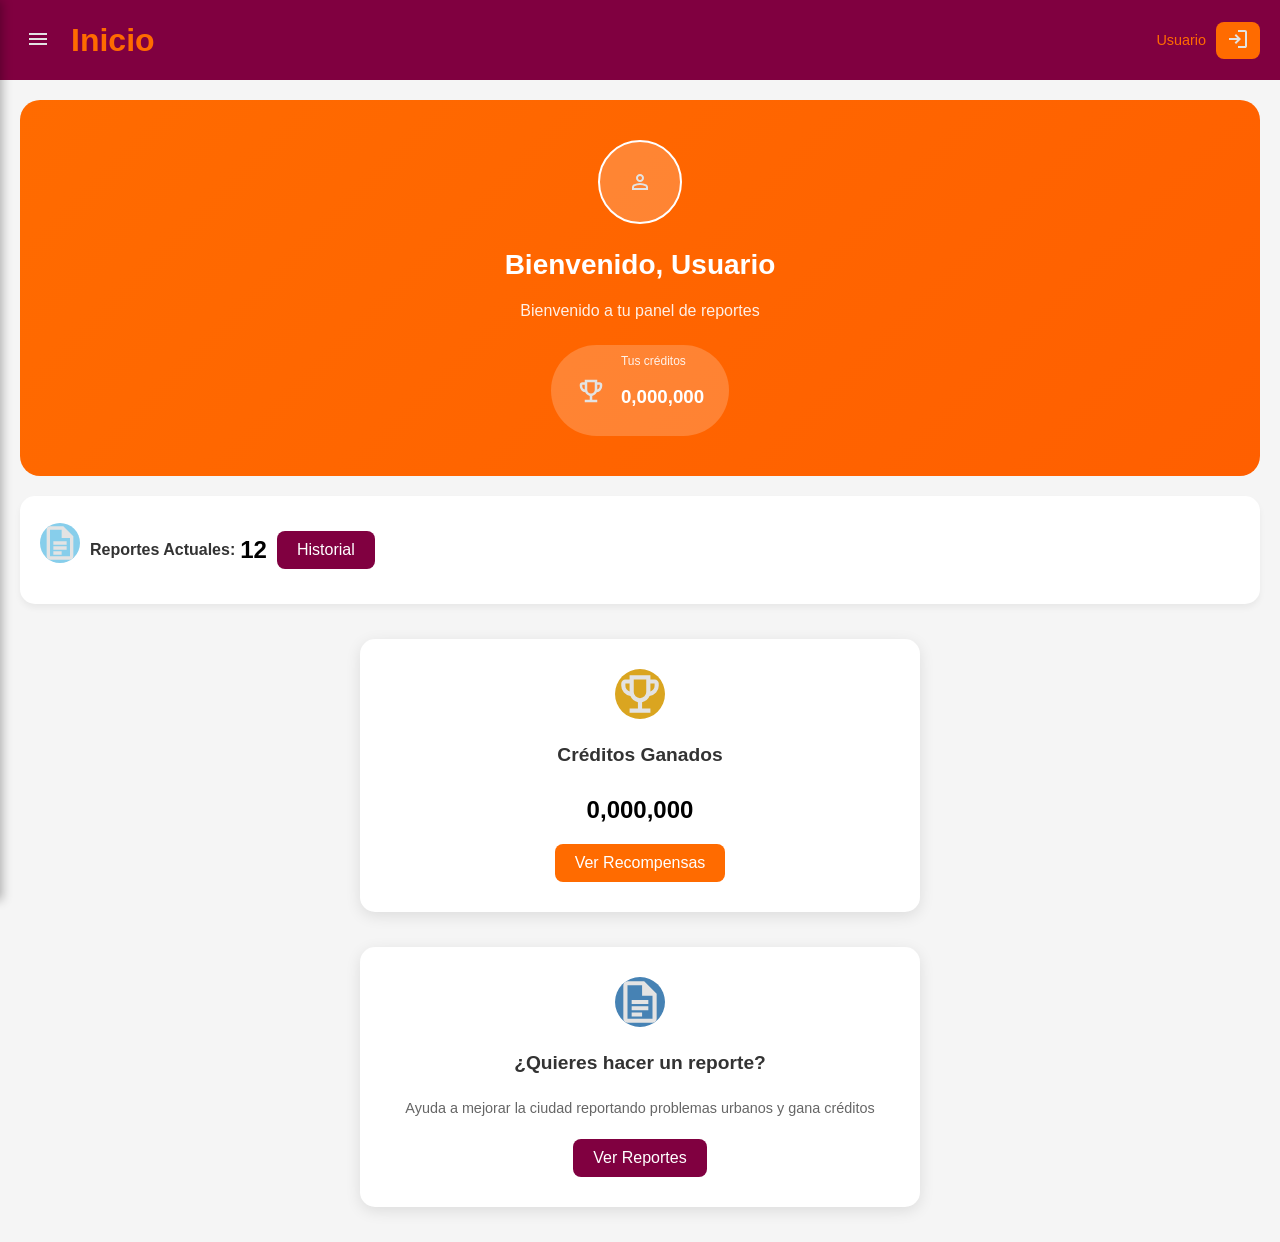
<file: Ventanas/index.html>
<!doctype html>
<html lang="en">
  <head>
    <meta charset="UTF-8" />
    <meta name="viewport" content="width=device-width, initial-scale=1.0" />
    <title>Inicio</title>
    <link rel="stylesheet" href="/Css/index.css" />
    <link rel="stylesheet" href="/Css/menu.css" />
  </head>
  <body>
    <header class="navbar">
      <div class="nav-left">
        <button id="menutoggles" onclick="menu.classList.toggle('active')">
          <img src="/Recursos/icons/menu.svg" alt="Menu" />
        </button>
        <h1>Inicio</h1>
      </div>

      <div id="usuario">
        <h3 id="welcome">Usuario</h3>
        <button id="cerrarSesion">
          <a href="login.html"
            ><img src="/Recursos/icons/login.svg" alt="Cerrar Sesión"
          /></a>
        </button>
      </div>
    </header>

    <!--Es el menu despegable para acceder a las paginas-->
    <aside id="menu">
      <nav class="menu-links">
        <div class="menu-header">
          <h2>Menú</h2>
          <button id="close-btn" onclick="menu.classList.remove('active')">
            <h3>X</h3>
          </button>
        </div>
        <hr />
        <ul>
          <a href="index.html"><img src="/Recursos/icons/home.svg" />Inicio</a>
          <a href="reportes.html"
            ><img src="/Recursos/icons/docs.svg" />Reportes</a
          >
          <a href="perfil.html"
            ><img src="/Recursos/icons/person.svg" />Perfil</a
          >
          <a href="recompensa.html"
            ><img src="/Recursos/icons/trophy.svg" />Recompensas</a
          >
          <a href="notificaciones.html"
            ><img src="/Recursos/icons/bell.svg" />Notificaciones</a
          >
          <a href="historial.html"
            ><img src="/Recursos/icons/history.svg" />Historial</a
          >
        </ul>
      </nav>
    </aside>

    <main>
      <section class="hero-container">
        <div class="avatar-circle">
          <img src="/Recursos/icons/person.svg" alt="Usuario" />
        </div>
        <h2 id="welcome-message">Usuario</h2>
        <p>Bienvenido a tu panel de reportes</p>
        <div class="conteiner-recompensas-actuales">
          <img src="/Recursos/icons/trophy.svg" alt="recompensas" />
          <p>Tus créditos</p>
          <h3>0,000,000</h3>
        </div>
      </section>

      <div class="card-reportes">
        <img id="reportes-icon" src="/Recursos/icons/docs.svg" alt="reportes" />
        <h3>Reportes Actuales:</h3>
        <h2>12</h2>
        <a id="reportes-actuales" href="historial.html">Historial</a>
      </div>

      <div class="main-container">
        <div class="card card-recompensas">
          <img
            id="icon-recompensas"
            src="/Recursos/icons/trophy.svg"
            alt="créditos"
          />
          <h3>Créditos Ganados</h3>
          <h2>0,000,000</h2>
          <a id="recompensas" href="recompensa.html">Ver Recompensas</a>
        </div>

        <div class="card card-reportes">
          <img
            id="icon-reportes"
            src="/Recursos/icons/docs.svg"
            alt="Reportes"
          />
          <h3>¿Quieres hacer un reporte?</h3>
          <p>
            Ayuda a mejorar la ciudad reportando problemas urbanos y gana
            créditos
          </p>
          <a id="reportes" href="reportes.html">Ver Reportes</a>
        </div>
      </div>
    </main>
    <script src="/Js/usuario.js"></script>
    <script src="/Js/index.js"></script>
  </body>
</html>
</file>
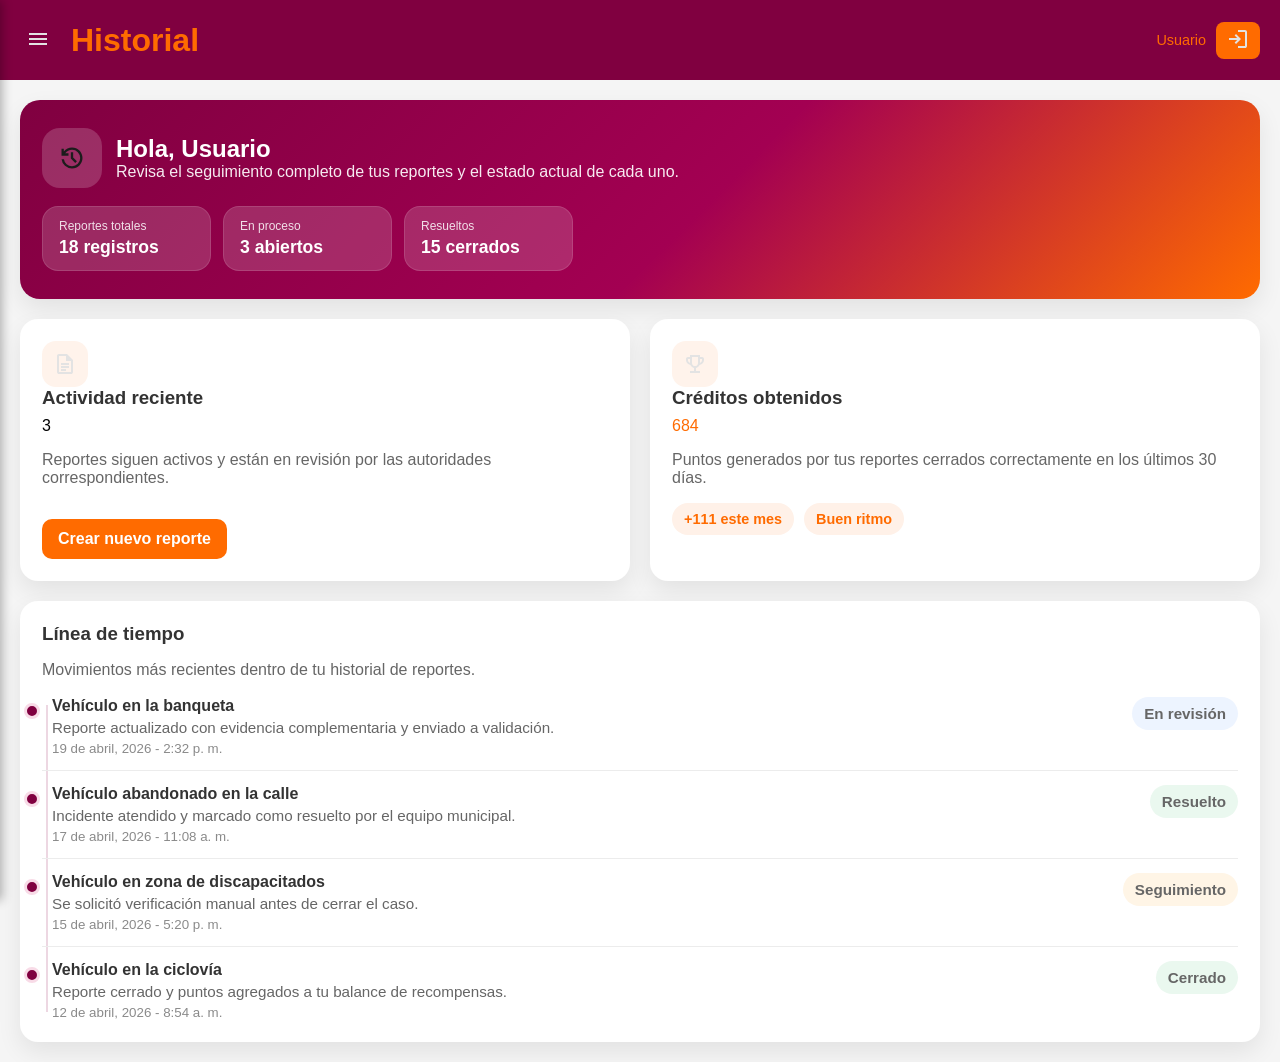
<file: Ventanas/historial.html>
<!doctype html>
<html lang="en">
  <head>
    <meta charset="UTF-8" />
    <meta name="viewport" content="width=device-width, initial-scale=1.0" />
    <title>Historial</title>
    <link rel="stylesheet" href="/Css/menu.css" />
    <link rel="stylesheet" href="/Css/paneles.css" />
  </head>
  <body>
    <header class="navbar">
      <div class="nav-left">
        <button id="menutoggles" onclick="menu.classList.toggle('active')">
          <img src="/Recursos/icons/menu.svg" alt="Menu" />
        </button>
        <h1>Historial</h1>
      </div>

      <div id="usuario">
        <h3 id="welcome">Usuario</h3>
        <button id="cerrarSesion">
          <a href="login.html"
            ><img src="/Recursos/icons/login.svg" alt="Cerrar Sesión"
          /></a>
        </button>
      </div>
    </header>

    <!--Es el menu despegable para acceder a las paginas-->
    <aside id="menu">
      <nav class="menu-links">
        <div class="menu-header">
          <h2>Menú</h2>
          <button id="close-btn" onclick="menu.classList.remove('active')">
            <h3>X</h3>
          </button>
        </div>
        <hr />
        <ul>
          <a href="index.html"><img src="/Recursos/icons/home.svg" />Inicio</a>
          <a href="reportes.html"
            ><img src="/Recursos/icons/docs.svg" />Reportes</a
          >
          <a href="perfil.html"
            ><img src="/Recursos/icons/person.svg" />Perfil</a
          >
          <a href="recompensa.html"
            ><img src="/Recursos/icons/trophy.svg" />Recompensas</a
          >
          <a href="notificaciones.html"
            ><img src="/Recursos/icons/bell.svg" />Notificaciones</a
          >
          <a href="historial.html"
            ><img src="/Recursos/icons/history.svg" />Historial</a
          >
        </ul>
      </nav>
    </aside>

    <main class="panel-page">
      <section class="panel-hero">
        <div class="panel-hero-top">
          <div class="hero-icon">
            <img src="/Recursos/icons/history.svg" alt="Historial" />
          </div>
          <div>
            <h2 id="page-welcome">Hola, Usuario</h2>
            <p>
              Revisa el seguimiento completo de tus reportes y el estado actual
              de cada uno.
            </p>
          </div>
        </div>

        <div class="hero-badges">
          <div class="hero-badge">
            <span>Reportes totales</span>
            <strong>18 registros</strong>
          </div>
          <div class="hero-badge">
            <span>En proceso</span>
            <strong>3 abiertos</strong>
          </div>
          <div class="hero-badge">
            <span>Resueltos</span>
            <strong>15 cerrados</strong>
          </div>
        </div>
      </section>

      <section class="panel-grid">
        <article class="panel-card">
          <div class="panel-card-icon">
            <img src="/Recursos/icons/docs.svg" alt="Actividad" />
          </div>
          <h3>Actividad reciente</h3>
          <div class="summary-number">3</div>
          <p>
            Reportes siguen activos y est&aacute;n en revisi&oacute;n por las
            autoridades correspondientes.
          </p>
          <a class="action-button" href="reportes.html">Crear nuevo reporte</a>
        </article>

        <article class="panel-card accent-orange">
          <div class="panel-card-icon">
            <img src="/Recursos/icons/trophy.svg" alt="Cr&eacute;ditos" />
          </div>
          <h3>Cr&eacute;ditos obtenidos</h3>
          <div class="summary-number">684</div>
          <p>
            Puntos generados por tus reportes cerrados correctamente en los
            &uacute;ltimos 30 d&iacute;as.
          </p>
          <div class="tag-row">
            <span class="tag">+111 este mes</span>
            <span class="tag">Buen ritmo</span>
          </div>
        </article>
      </section>

      <section class="list-card">
        <h3>L&iacute;nea de tiempo</h3>
        <p>
          Movimientos m&aacute;s recientes dentro de tu historial de reportes.
        </p>
        <ul class="timeline">
          <li class="list-item clickable-item" data-history="banqueta">
            <div>
              <strong>Veh&iacute;culo en la banqueta</strong>
              <span
                >Reporte actualizado con evidencia complementaria y enviado a
                validaci&oacute;n.</span
              >
              <small>19 de abril, 2026 - 2:32 p. m.</small>
            </div>
            <span class="status-pill status-info">En revisi&oacute;n</span>
          </li>
          <li class="list-item clickable-item" data-history="abandonado">
            <div>
              <strong>Veh&iacute;culo abandonado en la calle</strong>
              <span
                >Incidente atendido y marcado como resuelto por el equipo
                municipal.</span
              >
              <small>17 de abril, 2026 - 11:08 a. m.</small>
            </div>
            <span class="status-pill status-success">Resuelto</span>
          </li>
          <li class="list-item clickable-item" data-history="discapacitados">
            <div>
              <strong>Veh&iacute;culo en zona de discapacitados</strong>
              <span
                >Se solicit&oacute; verificaci&oacute;n manual antes de cerrar
                el caso.</span
              >
              <small>15 de abril, 2026 - 5:20 p. m.</small>
            </div>
            <span class="status-pill status-warning">Seguimiento</span>
          </li>
          <li class="list-item clickable-item" data-history="ciclovia">
            <div>
              <strong>Veh&iacute;culo en la ciclov&iacute;a</strong>
              <span
                >Reporte cerrado y puntos agregados a tu balance de
                recompensas.</span
              >
              <small>12 de abril, 2026 - 8:54 a. m.</small>
            </div>
            <span class="status-pill status-success">Cerrado</span>
          </li>
        </ul>
      </section>
    </main>

    <div id="history-modal" class="modal-overlay">
      <div class="panel-modal">
        <div class="panel-modal-header">
          <div>
            <h3 id="history-modal-title">Detalle del historial</h3>
            <p id="history-modal-subtitle">Consulta el movimiento completo</p>
          </div>
          <button class="modal-close" type="button" data-close-modal>X</button>
        </div>

        <div class="panel-modal-body">
          <div class="detail-block">
            <div class="detail-row">
              <span class="detail-label">Estado</span>
              <span id="history-modal-status" class="status-pill status-info"
                >En revision</span
              >
            </div>
            <div class="detail-row">
              <span class="detail-label">Fecha</span>
              <span id="history-modal-date" class="detail-value"
                >19 de abril, 2026</span
              >
            </div>
            <div class="detail-row">
              <span class="detail-label">Categoria</span>
              <span id="history-modal-category" class="detail-value"
                >General</span
              >
            </div>
          </div>

          <div class="detail-block">
            <h4>Descripcion</h4>
            <p id="history-modal-description">
              Aqui aparecera el detalle completo del movimiento seleccionado.
            </p>
          </div>

          <div class="detail-block">
            <h4>Desglose</h4>
            <ul id="history-modal-details" class="detail-list"></ul>
          </div>

          <div class="detail-block">
            <h4>Siguiente accion</h4>
            <p id="history-modal-action">
              Aqui apareceran las recomendaciones relacionadas con el historial.
            </p>
          </div>
        </div>
      </div>
    </div>
    <script src="/Js/usuario.js"></script>
    <script src="/Js/paneles.js"></script>
    <script src="/Js/historial.js"></script>
  </body>
</html>
</file>
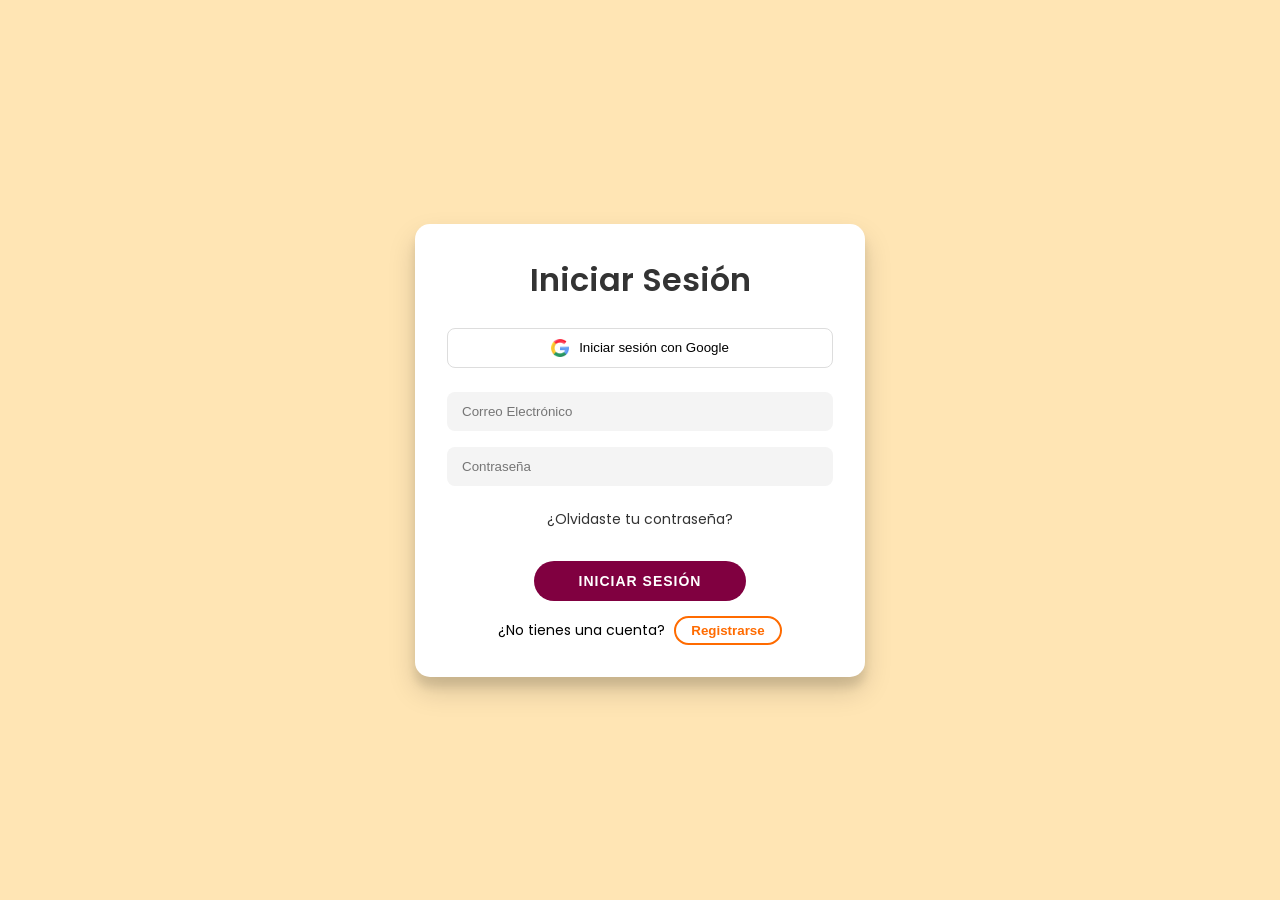
<file: Ventanas/login.html>
<!doctype html>
<html lang="en">
  <head>
    <meta charset="UTF-8" />
    <meta name="viewport" content="width=device-width, initial-scale=1.0" />
    <title>login</title>
    <link rel="stylesheet" href="/Css/login.css" />
  </head>

  <body>
    <div class="container" id="container">
      <div class="form-container sign-in-container">
        <form id="loginForm">
          <h1>Iniciar Sesión</h1>
          <button type="button" id="btn-google-login" class="google-btn">
            <img src="/Recursos/icons/google.png" alt="Google" />Iniciar sesión
            con Google
          </button>
          <!--Apartado para el correo electronico-->
          <input
            type="email"
            id="login-email"
            placeholder="Correo Electrónico"
            required
          />
          <input
            type="password"
            id="login-pass"
            placeholder="Contraseña"
            required
            checked
          />
          <a href="#">¿Olvidaste tu contraseña?</a>
          <button type="submit" id="iniciar">Iniciar Sesión</button>
          <p>
            ¿No tienes una cuenta?
            <button type="button" class="ghost" id="signUp">Registrarse</button>
          </p>
        </form>
      </div>

      <div class="form-container sign-up-container">
        <form id="registerForm">
          <h1>Crear Cuenta</h1>
          <button type="button" id="btn-google-register" class="google-btn">
            <img src="/Recursos/icons/google.png" alt="Google" />Iniciar sesión
            con Google
          </button>

          <input type="text" id="reg-nombre" placeholder="Nombre" required />
          <input
            type="text"
            id="reg-apellidos"
            placeholder="Apellidos"
            required
          />
          <input
            type="number"
            id="reg-telefono"
            placeholder="Teléfono celular"
            required
          />
          <input
            type="email"
            id="reg-correo"
            placeholder="Correo Electrónico"
            required
          />
          <input
            type="text"
            id="reg-direccion"
            placeholder="Dirección"
            required
          />
          <input
            type="password"
            id="reg-pass"
            placeholder="Contraseña"
            minlength="4"
            required
          />
          <input
            type="password"
            id="reg-confirmar-pass"
            placeholder="Confirmar Contraseña"
            minlength="4"
            required
          />

          <button type="submit" id="registro">Registrarse</button>
          <p>
            ¿Ya tienes una cuenta?
            <button type="button" class="ghost" id="signIn">
              Iniciar Sesión
            </button>
          </p>
        </form>
      </div>
    </div>
    <script src="/Js/login.js"></script>
    <script src="/Js/usuario.js"></script>
  </body>
</html>
</file>
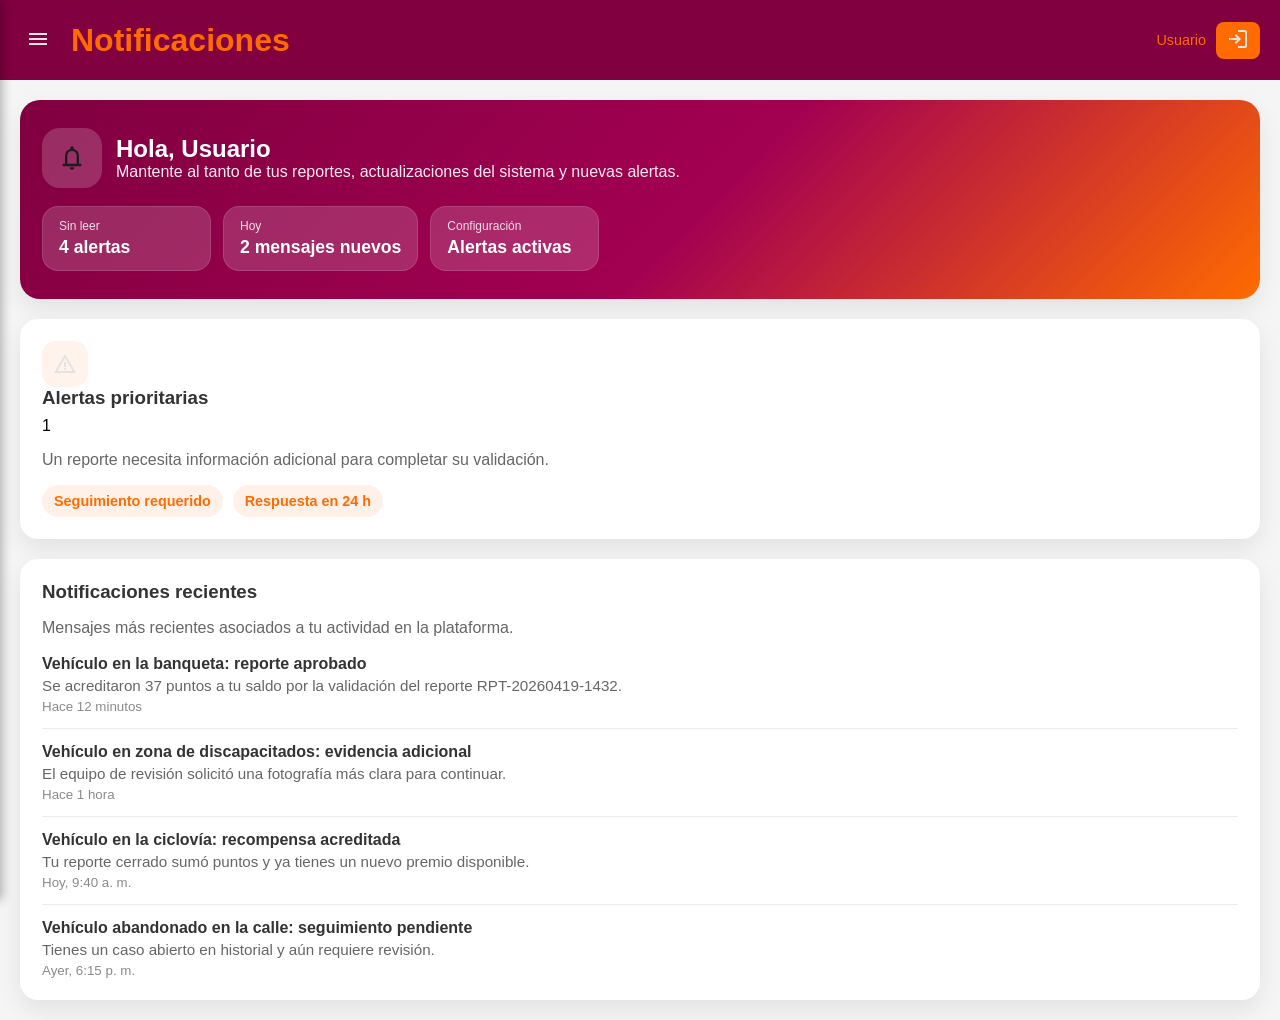
<file: Ventanas/notificaciones.html>
<!doctype html>
<html lang="en">
  <head>
    <meta charset="UTF-8" />
    <meta name="viewport" content="width=device-width, initial-scale=1.0" />
    <title>Notificaciones</title>
    <link rel="stylesheet" href="/Css/menu.css" />
    <link rel="stylesheet" href="/Css/paneles.css" />
  </head>
  <body>
    <header class="navbar">
      <div class="nav-left">
        <button id="menutoggles" onclick="menu.classList.toggle('active')">
          <img src="/Recursos/icons/menu.svg" alt="Menu" />
        </button>
        <h1>Notificaciones</h1>
      </div>

      <div id="usuario">
        <h3 id="welcome">Usuario</h3>
        <button id="cerrarSesion">
          <a href="login.html"
            ><img src="/Recursos/icons/login.svg" alt="Cerrar Sesión"
          /></a>
        </button>
      </div>
    </header>

    <!--Es el menu despegable para acceder a las paginas-->
    <aside id="menu">
      <nav class="menu-links">
        <div class="menu-header">
          <h2>Menú</h2>
          <button id="close-btn" onclick="menu.classList.remove('active')">
            <h3>X</h3>
          </button>
        </div>
        <hr />
        <ul>
          <a href="index.html"><img src="/Recursos/icons/home.svg" />Inicio</a>
          <a href="reportes.html"
            ><img src="/Recursos/icons/docs.svg" />Reportes</a
          >
          <a href="perfil.html"
            ><img src="/Recursos/icons/person.svg" />Perfil</a
          >
          <a href="recompensa.html"
            ><img src="/Recursos/icons/trophy.svg" />Recompensas</a
          >
          <a href="notificaciones.html"
            ><img src="/Recursos/icons/bell.svg" />Notificaciones</a
          >
          <a href="historial.html"
            ><img src="/Recursos/icons/history.svg" />Historial</a
          >
        </ul>
      </nav>
    </aside>

    <main class="panel-page">
      <section class="panel-hero">
        <div class="panel-hero-top">
          <div class="hero-icon">
            <img src="/Recursos/icons/bell.svg" alt="Notificaciones" />
          </div>
          <div>
            <h2 id="page-welcome">Hola, Usuario</h2>
            <p>
              Mantente al tanto de tus reportes, actualizaciones del sistema y
              nuevas alertas.
            </p>
          </div>
        </div>

        <div class="hero-badges">
          <div class="hero-badge">
            <span>Sin leer</span>
            <strong>4 alertas</strong>
          </div>
          <div class="hero-badge">
            <span>Hoy</span>
            <strong>2 mensajes nuevos</strong>
          </div>
          <div class="hero-badge">
            <span>Configuraci&oacute;n</span>
            <strong>Alertas activas</strong>
          </div>
        </div>
      </section>

      <section class="panel-grid">
        <article class="panel-card">
          <div class="panel-card-icon">
            <img src="/Recursos/icons/warning.svg" alt="Importante" />
          </div>
          <h3>Alertas prioritarias</h3>
          <div class="summary-number">1</div>
          <p>
            Un reporte necesita informaci&oacute;n adicional para completar su
            validaci&oacute;n.
          </p>
          <div class="tag-row">
            <span class="tag">Seguimiento requerido</span>
            <span class="tag">Respuesta en 24 h</span>
          </div>
        </article>
      </section>

      <section class="list-card">
        <h3>Notificaciones recientes</h3>
        <p>
          Mensajes m&aacute;s recientes asociados a tu actividad en la
          plataforma.
        </p>
        <ul>
          <li class="list-item clickable-item" data-notification="aprobacion">
            <div>
              <strong>Veh&iacute;culo en la banqueta: reporte aprobado</strong>
              <span
                >Se acreditaron 37 puntos a tu saldo por la validaci&oacute;n
                del reporte RPT-20260419-1432.</span
              >
              <small>Hace 12 minutos</small>
            </div>
          </li>
          <li class="list-item clickable-item" data-notification="evidencia">
            <div>
              <strong
                >Veh&iacute;culo en zona de discapacitados: evidencia
                adicional</strong
              >
              <span
                >El equipo de revisi&oacute;n solicit&oacute; una
                fotograf&iacute;a m&aacute;s clara para continuar.</span
              >
              <small>Hace 1 hora</small>
            </div>
          </li>
          <li class="list-item clickable-item" data-notification="recompensa">
            <div>
              <strong
                >Veh&iacute;culo en la ciclov&iacute;a: recompensa
                acreditada</strong
              >
              <span
                >Tu reporte cerrado sum&oacute; puntos y ya tienes un nuevo
                premio disponible.</span
              >
              <small>Hoy, 9:40 a. m.</small>
            </div>
          </li>
          <li class="list-item clickable-item" data-notification="recordatorio">
            <div>
              <strong
                >Veh&iacute;culo abandonado en la calle: seguimiento
                pendiente</strong
              >
              <span
                >Tienes un caso abierto en historial y a&uacute;n requiere
                revisi&oacute;n.</span
              >
              <small>Ayer, 6:15 p. m.</small>
            </div>
          </li>
        </ul>
      </section>
    </main>

    <div id="notification-modal" class="modal-overlay">
      <div class="panel-modal">
        <div class="panel-modal-header">
          <div>
            <h3 id="modal-title">Detalle de notificaci&oacute;n</h3>
            <p id="modal-subtitle">Consulta el desglose completo</p>
          </div>
          <button class="modal-close" type="button" data-close-modal>X</button>
        </div>

        <div class="panel-modal-body">
          <div class="detail-block">
            <div class="detail-row">
              <span class="detail-label">Estado</span>
              <span id="modal-status" class="status-pill status-info"
                >Sistema</span
              >
            </div>
            <div class="detail-row">
              <span class="detail-label">Fecha</span>
              <span id="modal-date" class="detail-value"
                >19 de abril, 2026</span
              >
            </div>
            <div class="detail-row">
              <span class="detail-label">Categoria</span>
              <span id="modal-category" class="detail-value">General</span>
            </div>
          </div>

          <div class="detail-block">
            <h4>Descripcion</h4>
            <p id="modal-description">
              Aqui aparecera el detalle completo de la notificacion
              seleccionada.
            </p>
          </div>

          <div class="detail-block">
            <h4>Desglose</h4>
            <ul id="modal-details" class="detail-list"></ul>
          </div>

          <div class="detail-block">
            <h4>Siguiente accion</h4>
            <p id="modal-action">
              Aqui apareceran las recomendaciones relacionadas con la
              notificacion.
            </p>
          </div>
        </div>
      </div>
    </div>
    <script src="/Js/usuario.js"></script>
    <script src="/Js/paneles.js"></script>
    <script src="/Js/notificaciones.js"></script>
  </body>
</html>
</file>
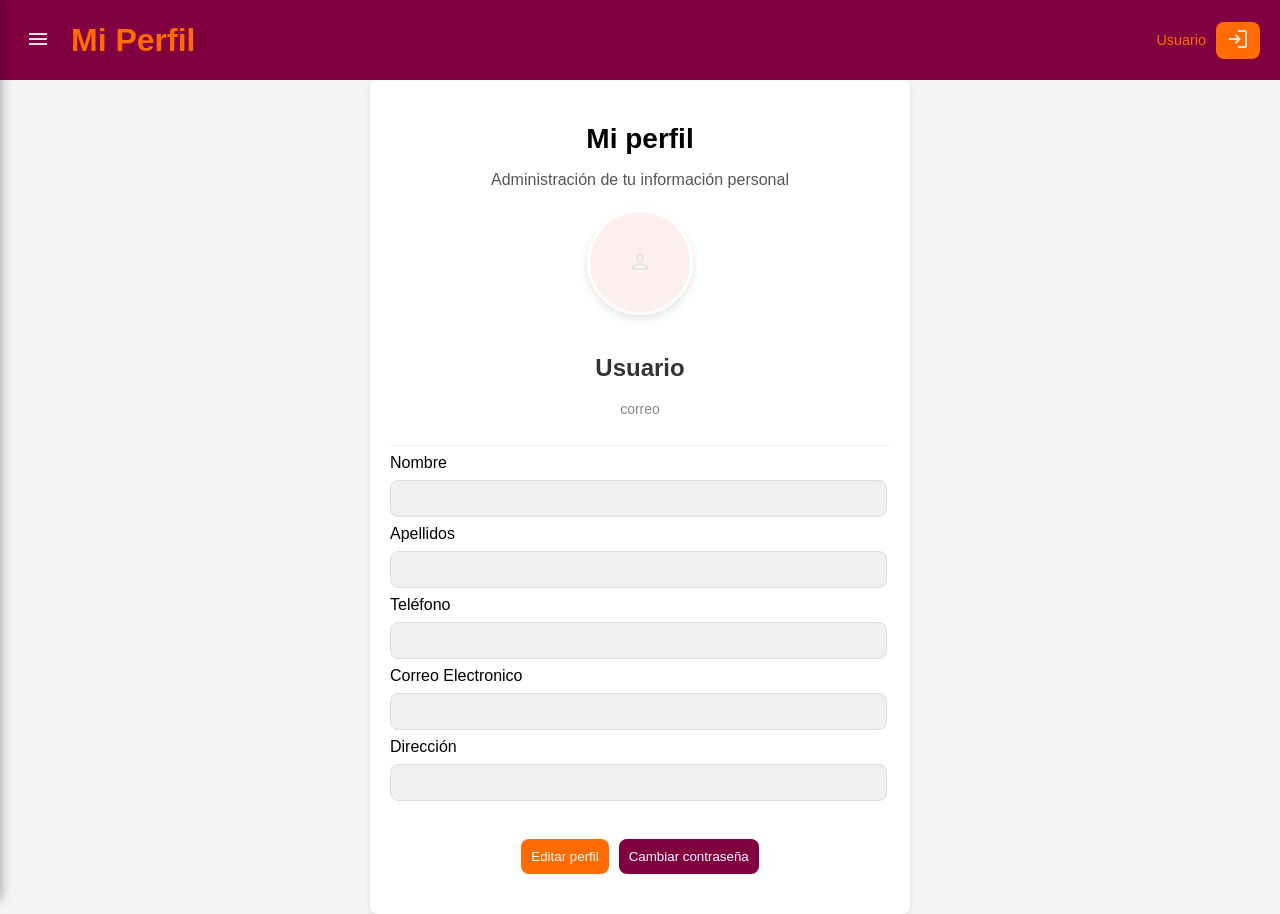
<file: Ventanas/perfil.html>
<!doctype html>
<html lang="en">
  <head>
    <meta charset="UTF-8" />
    <meta name="viewport" content="width=device-width, initial-scale=1.0" />
    <title>Perfil</title>
    <link rel="stylesheet" href="/Css/menu.css" />
    <link rel="stylesheet" href="/Css/perfil.css" />
  </head>
  <body>
    <header class="navbar">
      <div class="nav-left">
        <button id="menutoggles" onclick="menu.classList.toggle('active')">
          <img src="/Recursos/icons/menu.svg" alt="Menu" />
        </button>
        <h1>Mi Perfil</h1>
      </div>

      <div id="usuario">
        <h3 id="welcome">Usuario</h3>
        <button id="cerrarSesion">
          <a href="login.html"
            ><img src="/Recursos/icons/login.svg" alt="Cerrar Sesión"
          /></a>
        </button>
      </div>
    </header>

    <!--Es el menu despegable para acceder a las paginas-->
    <aside id="menu">
      <nav class="menu-links">
        <div class="menu-header">
          <h2>Menú</h2>
          <button id="close-btn" onclick="menu.classList.remove('active')">
            <h3>X</h3>
          </button>
        </div>
        <hr />
        <ul>
          <a href="index.html"><img src="/Recursos/icons/home.svg" />Inicio</a>
          <a href="reportes.html"
            ><img src="/Recursos/icons/docs.svg" />Reportes</a
          >
          <a href="perfil.html"
            ><img src="/Recursos/icons/person.svg" />Perfil</a
          >
          <a href="recompensa.html"
            ><img src="/Recursos/icons/trophy.svg" />Recompensas</a
          >
          <a href="notificaciones.html"
            ><img src="/Recursos/icons/bell.svg" />Notificaciones</a
          >
          <a href="historial.html"
            ><img src="/Recursos/icons/history.svg" />Historial</a
          >
        </ul>
      </nav>
    </aside>

    <main>
      <div class="perfil">
        <h2>Mi perfil</h2>
        <p>Administración de tu información personal</p>
        <div class="foto">
          <div class="img-container">
            <img src="/Recursos/icons/person.svg" />
          </div>
          <h3 id="usuariotexto">Usuario</h3>
          <p id="correotexto">correo</p>
          <hr />
        </div>

        <div class="container-informacion">
          <form id="form-perfil">
            <label>Nombre</label>
            <input type="text" id="nombre" readonly />

            <label>Apellidos</label>
            <input type="text" id="apellidos" readonly />

            <label>Teléfono</label>
            <input type="number" id="telefono" readonly />

            <label>Correo Electronico</label>
            <input type="email" id="correo" readonly />

            <label>Dirección</label>
            <input type="text" id="direccion" readonly />

            <div class="botones-container">
              <button type="button" id="btn-editar-perfil" class="btn-editar">
                Editar perfil
              </button>
              <button
                type="button"
                id="btn-abrir-pass"
                onclick="abrirModalPass()"
                class="btn-pass"
              >
                Cambiar contraseña
              </button>

              <button
                type="button"
                id="btn-cancelar-edicion"
                class="btn-cancelar"
                style="display: none"
              >
                Cancelar
              </button>
              <button
                type="submit"
                id="btn-guardar-cambios"
                class="btn-guardar"
                style="display: none"
              >
                Guardar cambios
              </button>
            </div>
          </form>
        </div>

        <div id="modal-password" class="modal-overlay">
          <div class="modal-content">
            <h3>Cambiar contraseña</h3>
            <p>Introduce tu nueva clave de acceso.</p>

            <label>Nueva contraseña</label>
            <input type="password" id="nueva-pass" placeholder="********" />
            <span id="error-pass" class="error-message"></span>
            <label>Confirmar contraseña</label>
            <input type="password" id="confirmar-pass" placeholder="********" />
            <span id="error-confirmar-pass" class="error-message"></span>
            <div class="modal-buttons">
              <button
                type="button"
                class="btn-cancelar"
                onclick="cerrarModalPass()"
              >
                Cancelar
              </button>
              <button
                type="button"
                class="btn-guardar"
                onclick="simularGuardarPass()"
              >
                Actualizar
              </button>
            </div>
          </div>
        </div>
      </div>
    </main>
    <script src="/Js/usuario.js"></script>
    <script src="/Js/perfil.js"></script>
  </body>
</html>
</file>
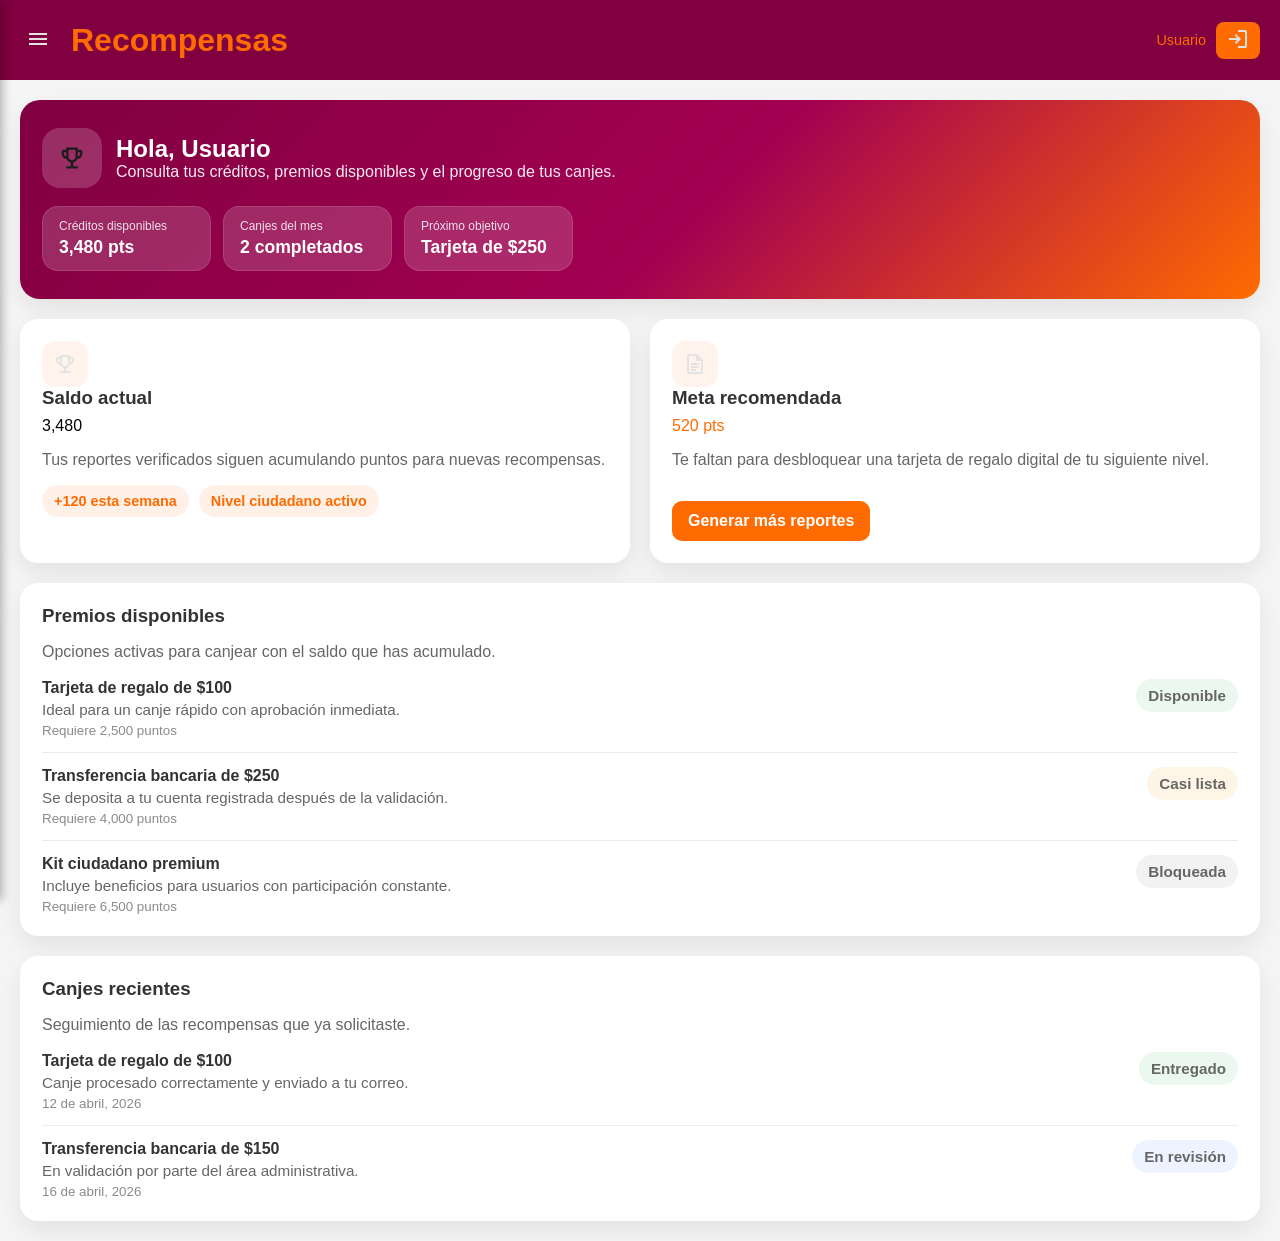
<file: Ventanas/recompensa.html>
<!doctype html>
<html lang="en">
  <head>
    <meta charset="UTF-8" />
    <meta name="viewport" content="width=device-width, initial-scale=1.0" />
    <title>Recompensas</title>
    <link rel="stylesheet" href="/Css/menu.css" />
    <link rel="stylesheet" href="/Css/paneles.css" />
  </head>
  <body>
    <header class="navbar">
      <div class="nav-left">
        <button id="menutoggles" onclick="menu.classList.toggle('active')">
          <img src="/Recursos/icons/menu.svg" alt="Menu" />
        </button>
        <h1>Recompensas</h1>
      </div>

      <div id="usuario">
        <h3 id="welcome">Usuario</h3>
        <button id="cerrarSesion">
          <a href="login.html"
            ><img src="/Recursos/icons/login.svg" alt="Cerrar Sesión"
          /></a>
        </button>
      </div>
    </header>

    <!--Es el menu despegable para acceder a las paginas-->
    <aside id="menu">
      <nav class="menu-links">
        <div class="menu-header">
          <h2>Menú</h2>
          <button id="close-btn" onclick="menu.classList.remove('active')">
            <h3>X</h3>
          </button>
        </div>
        <hr />
        <ul>
          <a href="index.html"><img src="/Recursos/icons/home.svg" />Inicio</a>
          <a href="reportes.html"
            ><img src="/Recursos/icons/docs.svg" />Reportes</a
          >
          <a href="perfil.html"
            ><img src="/Recursos/icons/person.svg" />Perfil</a
          >
          <a href="recompensa.html"
            ><img src="/Recursos/icons/trophy.svg" />Recompensas</a
          >
          <a href="notificaciones.html"
            ><img src="/Recursos/icons/bell.svg" />Notificaciones</a
          >
          <a href="historial.html"
            ><img src="/Recursos/icons/history.svg" />Historial</a
          >
        </ul>
      </nav>
    </aside>

    <main class="panel-page">
      <section class="panel-hero">
        <div class="panel-hero-top">
          <div class="hero-icon">
            <img src="/Recursos/icons/trophy.svg" alt="Recompensas" />
          </div>
          <div>
            <h2 id="page-welcome">Hola, Usuario</h2>
            <p>
              Consulta tus cr&eacute;ditos, premios disponibles y el progreso de
              tus canjes.
            </p>
          </div>
        </div>

        <div class="hero-badges">
          <div class="hero-badge">
            <span>Cr&eacute;ditos disponibles</span>
            <strong>3,480 pts</strong>
          </div>
          <div class="hero-badge">
            <span>Canjes del mes</span>
            <strong>2 completados</strong>
          </div>
          <div class="hero-badge">
            <span>Pr&oacute;ximo objetivo</span>
            <strong>Tarjeta de $250</strong>
          </div>
        </div>
      </section>

      <section class="panel-grid">
        <article class="panel-card">
          <div class="panel-card-icon">
            <img src="/Recursos/icons/trophy.svg" alt="Cr&eacute;ditos" />
          </div>
          <h3>Saldo actual</h3>
          <div class="summary-number">3,480</div>
          <p>
            Tus reportes verificados siguen acumulando puntos para nuevas
            recompensas.
          </p>
          <div class="tag-row">
            <span class="tag">+120 esta semana</span>
            <span class="tag">Nivel ciudadano activo</span>
          </div>
        </article>

        <article class="panel-card accent-orange">
          <div class="panel-card-icon">
            <img src="/Recursos/icons/docs.svg" alt="Meta" />
          </div>
          <h3>Meta recomendada</h3>
          <div class="summary-number">520 pts</div>
          <p>
            Te faltan para desbloquear una tarjeta de regalo digital de tu
            siguiente nivel.
          </p>
          <a class="action-button" href="reportes.html"
            >Generar m&aacute;s reportes</a
          >
        </article>
      </section>

      <section class="list-card">
        <h3>Premios disponibles</h3>
        <p>Opciones activas para canjear con el saldo que has acumulado.</p>
        <ul>
          <li class="list-item">
            <div>
              <strong>Tarjeta de regalo de $100</strong>
              <span
                >Ideal para un canje r&aacute;pido con aprobaci&oacute;n
                inmediata.</span
              >
              <small>Requiere 2,500 puntos</small>
            </div>
            <span class="status-pill status-success">Disponible</span>
          </li>
          <li class="list-item">
            <div>
              <strong>Transferencia bancaria de $250</strong>
              <span
                >Se deposita a tu cuenta registrada despu&eacute;s de la
                validaci&oacute;n.</span
              >
              <small>Requiere 4,000 puntos</small>
            </div>
            <span class="status-pill status-warning">Casi lista</span>
          </li>
          <li class="list-item">
            <div>
              <strong>Kit ciudadano premium</strong>
              <span
                >Incluye beneficios para usuarios con participaci&oacute;n
                constante.</span
              >
              <small>Requiere 6,500 puntos</small>
            </div>
            <span class="status-pill status-neutral">Bloqueada</span>
          </li>
        </ul>
      </section>

      <section class="list-card">
        <h3>Canjes recientes</h3>
        <p>Seguimiento de las recompensas que ya solicitaste.</p>
        <ul>
          <li class="list-item">
            <div>
              <strong>Tarjeta de regalo de $100</strong>
              <span>Canje procesado correctamente y enviado a tu correo.</span>
              <small>12 de abril, 2026</small>
            </div>
            <span class="status-pill status-success">Entregado</span>
          </li>
          <li class="list-item">
            <div>
              <strong>Transferencia bancaria de $150</strong>
              <span
                >En validaci&oacute;n por parte del &aacute;rea
                administrativa.</span
              >
              <small>16 de abril, 2026</small>
            </div>
            <span class="status-pill status-info">En revisi&oacute;n</span>
          </li>
        </ul>
      </section>
    </main>
    <script src="/Js/usuario.js"></script>
    <script src="/Js/paneles.js"></script>
  </body>
</html>
</file>
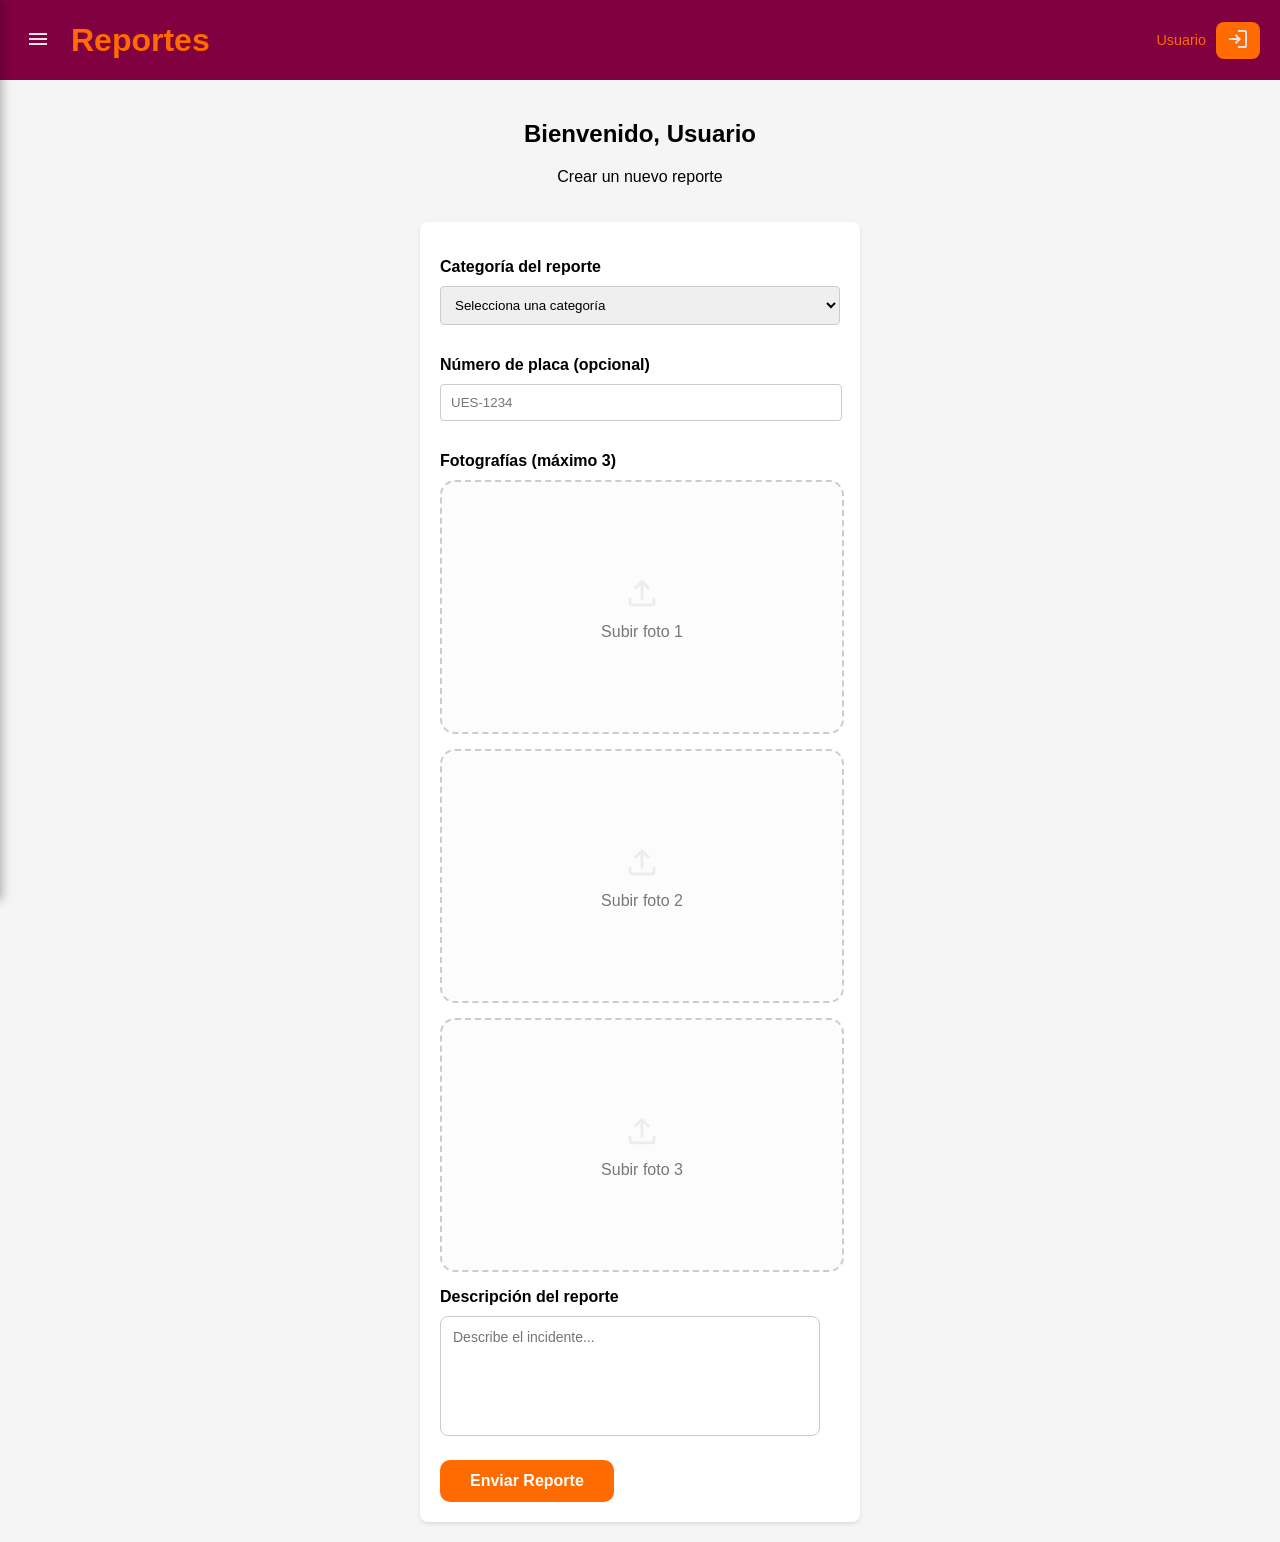
<file: Ventanas/reportes.html>
<!doctype html>
<html lang="en">
  <head>
    <meta charset="UTF-8" />
    <meta name="viewport" content="width=device-width, initial-scale=1.0" />
    <title>Reportes</title>
    <link rel="stylesheet" href="/Css/menu.css" />
    <link rel="stylesheet" href="/Css/reportes.css" />
  </head>

  <body>
    <header class="navbar">
      <div class="nav-left">
        <button id="menutoggles" onclick="menu.classList.toggle('active')">
          <img src="/Recursos/icons/menu.svg" alt="Menu" />
        </button>
        <h1>Reportes</h1>
      </div>

      <div id="usuario">
        <h3 id="welcome">Usuario</h3>
        <button id="cerrarSesion">
          <a href="login.html"
            ><img src="/Recursos/icons/login.svg" alt="Cerrar Sesión"
          /></a>
        </button>
      </div>
    </header>

    <!--Es el menu despegable para acceder a las paginas-->
    <aside id="menu">
      <nav class="menu-links">
        <div class="menu-header">
          <h2>Menú</h2>
          <button id="close-btn" onclick="menu.classList.remove('active')">
            <h3>X</h3>
          </button>
        </div>
        <hr />
        <ul>
          <a href="index.html"><img src="/Recursos/icons/home.svg" />Inicio</a>
          <a href="reportes.html"
            ><img src="/Recursos/icons/docs.svg" />Reportes</a
          >
          <a href="perfil.html"
            ><img src="/Recursos/icons/person.svg" />Perfil</a
          >
          <a href="recompensa.html"
            ><img src="/Recursos/icons/trophy.svg" />Recompensas</a
          >
          <a href="notificaciones.html"
            ><img src="/Recursos/icons/bell.svg" />Notificaciones</a
          >
          <a href="historial.html"
            ><img src="/Recursos/icons/history.svg" />Historial</a
          >
        </ul>
      </nav>
    </aside>

    <!--Es el contenido de la pagina para los reportes guiado por figma actual-->
    <main class="main-container">
      <div class="info">
        <h2 id="welcome-message">Usuario</h2>
        <p>Crear un nuevo reporte</p>
      </div>

      <div class="card-reportes">
        <form id="reporte-form" enctype="multipart/form-data">
          <p>Categoría del reporte</p>
          <select name="categoria" id="categoria" required>
            <option value="" disabled selected>Selecciona una categoría</option>
            <option value="opcion1">Vehículo abandonado en la calle</option>
            <option value="opcion2">Vehículo en la banqueta</option>
            <option value="opcion3">Vehículo en la ciclovía</option>
            <option value="opcion4">
              Vehículo en zona de carga y descarga
            </option>
            <option value="opcion5">Vehículo en zona de discapacitados</option>
            <option value="opcion6">Vehículo en zona de emergencia</option>
            <option value="opcion7">
              Vehículo en zona de estacionamiento prohibido
            </option>
            <option value="opcion8">Otro</option>
          </select>

          <p>Número de placa (opcional)</p>
          <input type="text" id="placa" name="placa" placeholder="UES-1234" />

          <p>Fotografías (máximo 3)</p>
          <div class="photos-container">
            <label class="photo-box">
              <input type="file" name="foto1" accept="image/*" />
              <div class="box-content">
                <img src="/Recursos/icons/upload.svg" alt="subir" />
                <span>Subir foto 1</span>
              </div>
            </label>

            <label class="photo-box">
              <input type="file" name="foto2" accept="image/*" />
              <div class="box-content">
                <img src="/Recursos/icons/upload.svg" alt="subir" />
                <span>Subir foto 2</span>
              </div>
            </label>

            <label class="photo-box">
              <input type="file" name="foto3" accept="image/*" />
              <div class="box-content">
                <img src="/Recursos/icons/upload.svg" alt="subir" />
                <span>Subir foto 3</span>
              </div>
            </label>
          </div>

          <p>Descripción del reporte</p>
          <textarea
            id="descripcion"
            name="descripcion"
            placeholder="Describe el incidente..."
            required
          ></textarea>

          <button id="enviar-reporte" type="submit">Enviar Reporte</button>
        </form>
      </div>

      <div id="modal-advertencia" class="modal-overlay">
        <div class="modal-content">
          <div class="icon-warning">⚠️</div>
          <h2>Advertencia</h2>
          <p class="texto-inicial">
            <span class="naranja">¡Importante!</span>
            Generar reportes falsos o con información incorrecta puede afectar
            la credibilidad de la plataforma y perjudicar a otros usuarios que
            necesitan ayuda real.
            <span class="rojo"
              >Estas conductas serán acreedoras de sanciones, como suspensión de
              la cuenta o inhabilitación de la misma.</span
            >
          </p>
          <div class="modal-buttons">
            <button
              class="btn-cancel"
              onclick="cerrarModal('modal-advertencia')"
            >
              Cancelar
            </button>
            <button
              class="btn-next"
              onclick="cambiarModal('modal-advertencia', 'modal-exito')"
            >
              Enviar de todas formas
            </button>
          </div>
        </div>
      </div>

      <div id="modal-exito" class="modal-overlay">
        <div class="modal-content">
          <div class="icon-success">✅</div>
          <h2>¡Reporte enviado!</h2>
          <p>
            Tu reporte ha sido enviado exitosamente. Aquí está tu número de
            folio:
          </p>
          <div class="folio-container">
            <p id="folio"><strong>Folio:</strong></p>
            <p id="folio-numero"><strong>Generando...</strong></p>
            <button class="copy-btn">
              <img src="/Recursos/icons/copy.svg" alt="Copiar" />
            </button>
          </div>
          <div class="credit-badge">En proceso de ganado 40 créditos.</div>
          <button
            class="btn-next"
            onclick="cambiarModal('modal-exito', 'modal-servicios')"
          >
            Entendido
          </button>
        </div>
      </div>

      <div id="modal-servicios" class="modal-overlay">
        <div class="modal-content">
          <div class="icon-service">❗</div>
          <h2><strong>Servicios de emergencia</strong></h2>
          <p>¿Necesitas contactar algún servicio para este reporte?</p>

          <a href="tel:911" class="service-option">
            <div class="icon-service policia">📞</div>
            <div>
              <strong>Avisar a la policía</strong>
              <span>Llamada directa a emergencias</span>
            </div>
          </a>

          <a href="tel:6623585868" class="service-option">
            <div class="icon-service grua">🚚</div>
            <div>
              <strong>Solicitar grúa</strong>
              <span>Servicio de remolque</span>
            </div>
          </a>

          <button class="btn-help" onclick="cerrarModal('modal-servicios')">
            No necesito ayuda ahora
          </button>
        </div>
      </div>
    </main>
    <script src="/Js/usuario.js"></script>
    <script src="/Js/reportes.js"></script>
  </body>
</html>
</file>
<file: Css/index.css>
:root {
  --guinda: #800040;
  --naranja: #ff6b00;
  --blanco: #ffffff;
}

.hero-container {
  background: linear-gradient(135deg, #ff6b00, #ff5f00);
  border-radius: 20px;
  padding: 40px 20px;
  text-align: center;
  color: white;
  margin: 20px;
  display: flex;
  flex-direction: column;
  align-items: center;
}

.hero-container h2 {
  font-size: 28px;
  margin: 10px 0 5px;
}

.hero-container p {
  margin-bottom: 5px;
  opacity: 0.9;
}

.avatar-circle {
  width: 80px;
  height: 80px;
  background: rgba(255, 255, 255, 0.2);
  border: 2px solid white;
  border-radius: 50%;
  display: flex;
  align-items: center;
  justify-content: center;
  margin: 0 auto 15px;
  font-size: 32px;
}

.conteiner-recompensas-actuales {
  background: rgba(255, 255, 255, 0.2);
  border-radius: 50px;
  padding: 10px 25px;
  display: inline-grid;
  grid-template-columns: auto auto;
  align-items: center;
  column-gap: 15px;
  row-gap: 0px;
  margin-top: 20px;
}

.conteiner-recompensas-actuales img {
  width: 30px;
  grid-row: span 2;
}

.conteiner-recompensas-actuales p {
  margin: 0;
  font-size: 12px;
  line-height: 1;
  text-align: left;
  align-self: flex-end;
}

.conteiner-recompensas-actuales h2 {
  margin: 0;
  font-size: 24px;
  line-height: 1;
  text-align: left;
  font-weight: bold;
  align-self: flex-start;
}

/* Estilos para las tarjetas de estadísticas */

.card-reportes {
  background: white;
  border-radius: 15px;
  padding: 20px;
  margin: 15px 20px;
  display: flex;
  align-items: center;
  box-shadow: 0 4px 6px rgba(0, 0, 0, 0.05);
}

#reportes-icon {
  width: 40px;
  height: 40px;
  border-radius: 50%;
  display: flex;
  margin-bottom: 15px;
  justify-content: center;
  align-items: center;
  margin-right: 10px;
}

#reportes-icon {
  background-color: skyblue;
}

.card-reportes h3 {
  margin: 0;
  margin-right: 5px;
  color: #333;
  font-size: 1rem;
}

#reportes-actuales {
  background-color: var(--guinda);
  color: white;
  padding: 10px 20px;
  border-radius: 8px;
  text-decoration: none;
  transition: 0.3s;
  margin-left: 10px;
}

#reportes-actuales:hover {
  background-color: var(--naranja);
}

/* Parte de estilos para las tarjetas de reporte y recompensas */

.main-container {
  display: flex;
  flex-direction: column;
  justify-content: center;
  gap: 20px;
  padding: 20px;
  align-items: center;
}

.main-container {
  display: flex;
  flex-direction: column;
  gap: 20px;
  padding: 20px;
  align-items: center;
}

.card {
  background: #fff;
  border-radius: 15px;
  padding: 30px;
  width: 100%;
  max-width: 500px;
  display: flex;
  flex-direction: column;
  align-items: center;
  text-align: center;
  box-shadow: 0 4px 15px rgba(0, 0, 0, 0.1);
}

#icon-recompensas,
#icon-reportes {
  width: 50px;
  height: 50px;
  border-radius: 50%;
  display: flex;
  justify-content: center;
  align-items: center;
  margin-bottom: 15px;
}

#icon-recompensas {
  background-color: goldenrod;
}

#icon-reportes {
  background-color: steelblue;
}

.card h3 {
  margin: 10px 0;
  color: #333;
  font-size: 1.2rem;
}

.card p {
  color: #666;
  font-size: 0.9rem;
  margin-bottom: 20px;
  line-height: 1.4;
}

/* Estilos para los botones de recompensas y reportes */

#recompensas {
  background-color: var(--naranja);
  color: white;
  padding: 10px 20px;
  border-radius: 8px;
  text-decoration: none;
  transition: 0.3s;
}

#recompensas:hover {
  background-color: var(--guinda);
}

#reportes {
  background-color: var(--guinda);
  color: white;
  padding: 10px 20px;
  border-radius: 8px;
  text-decoration: none;
  transition: 0.3s;
}

#reportes:hover {
  background-color: var(--naranja);
}
</file>
<file: Css/menu.css>
:root {
  --guinda: #800040;
  --naranja: #ff6b00;
  --blanco: #ffffff;
}

body {
  margin: 0;
  font-family: sans-serif;
  background-color: #f5f5f5;
}

.navbar {
  background-color: var(--guinda);
  color: var(--naranja);
  display: flex;
  justify-content: space-between;
  align-items: center;
  padding: 10px 20px;
  height: 60px;
}

.nav-left {
  display: flex;
  align-items: center;
  gap: 15px;
}

.nav-title {
  font-size: 1.2rem;
  color: var(--naranja);
  margin: 0;
}

#menutoggles {
  background: none;
  border: none;
  cursor: pointer;
  transition: 0.3s;
}

#menutoggles:hover {
  color: var(--blanco);
  background-color: var(--naranja);
  border-radius: 8px;
}

#usuario {
  display: flex;
  align-items: center;
  gap: 10px;
}

#usuario h3 {
  font-size: 0.9rem;
  font-weight: normal;
  color: var(--naranja);
}

#cerrarSesion {
  background-color: var(--naranja);
  border: none;
  border-radius: 8px;
  padding: 5px 10px;
  cursor: pointer;
}

#menu {
  position: fixed;
  top: 0;
  left: -250px;
  width: 250px;
  height: 100%;
  background-color: var(--guinda);
  color: var(--guinda);
  transition: 0.3s;
  z-index: 1000;
  box-shadow: 2px 0 10px rgba(0, 0, 0, 0.3);
}

#menu.active {
  left: 0;
}

.menu-header {
  display: flex;
  justify-content: space-between;
  align-items: center;
  padding: 20px;
}

.menu-header h2 {
  color: var(--naranja);
  margin: 0;
}

.close-btn {
  background: var(--guinda);
  border: none;
  background-color: var(--guinda);
  color: var(--guinda);
  font-size: 1.5rem;
  cursor: pointer;
}

.close-btn:hover {
  color: var(--naranja);
}

#close-btn {
  background: transparent;
  background-color: none;
  border: none;
  padding: 5px 10px;
  color: var(--naranja);
  cursor: pointer;
  outline: none;
  display: flex;
  align-items: center;
  justify-content: center;
  transition: 0.3s;
}

#close-btn:hover {
  color: var(--blanco);
  background-color: var(--naranja);
  border-radius: 8px;
}

#closeMenu h3 {
  color: var(--naranja);
  margin: 0;
  font-size: 24px;
  background: none;
  border: none;
}

.menu-links ul {
  list-style: none;
  padding: 0;
  margin-top: 20px;
}

.menu-links a {
  display: flex;
  align-items: center;
  gap: 15px;
  padding: 15px 25px;
  color: white;
  text-decoration: none;
  transition: 0.2s;
}

.menu-links a:hover,
.menu-links a.active {
  background-color: var(--naranja);
  border-radius: 0 25px 25px 0;
  margin-right: 10px;
}

.menu-links img {
  width: 20px;
  filter: invert(1);
}
</file>
<file: Css/paneles.css>
:root {
  --guinda: #800040;
  --naranja: #ff6b00;
  --blanco: #ffffff;
  --texto: #333333;
  --texto-secundario: #666666;
  --borde: #ececec;
  --fondo-chip: #fff1e8;
  --sombra: 0 10px 25px rgba(0, 0, 0, 0.08);
}

main.panel-page {
  padding: 20px;
  display: flex;
  flex-direction: column;
  gap: 20px;
}

.panel-hero {
  background: linear-gradient(
    135deg,
    var(--guinda),
    #a30052 55%,
    var(--naranja)
  );
  border-radius: 20px;
  padding: 28px 22px;
  color: var(--blanco);
  box-shadow: var(--sombra);
}

.panel-hero-top {
  display: flex;
  align-items: center;
  gap: 14px;
  margin-bottom: 14px;
}

.hero-icon {
  width: 60px;
  height: 60px;
  border-radius: 18px;
  background: rgba(255, 255, 255, 0.18);
  display: flex;
  align-items: center;
  justify-content: center;
}

.hero-icon img {
  width: 28px;
  filter: invert(1);
}

.panel-hero h2,
.panel-hero p {
  margin: 0;
}

.panel-hero p {
  opacity: 0.92;
}

.hero-badges {
  display: flex;
  flex-wrap: wrap;
  gap: 12px;
  margin-top: 18px;
}

.hero-badge {
  background: rgba(255, 255, 255, 0.16);
  border: 1px solid rgba(255, 255, 255, 0.12);
  border-radius: 16px;
  padding: 12px 16px;
  min-width: 135px;
}

.hero-badge span {
  display: block;
  font-size: 12px;
  opacity: 0.85;
  margin-bottom: 4px;
}

.hero-badge strong {
  font-size: 1.1rem;
}

.panel-grid {
  display: grid;
  grid-template-columns: repeat(auto-fit, minmax(280px, 1fr));
  gap: 20px;
}

.panel-card,
.list-card {
  background: var(--blanco);
  border-radius: 18px;
  padding: 22px;
  box-shadow: var(--sombra);
}

.panel-card h3,
.list-card h3 {
  margin-top: 0;
  margin-bottom: 8px;
  color: var(--texto);
}

.panel-card p,
.list-card p {
  color: var(--texto-secundario);
}

/*
.summary-number {
    font-size: 2rem;
    font-weight: 700;
    color: var(--guinda);
    margin: 12px 0 6px;
}
*/

.accent-orange .summary-number,
.accent-orange .panel-card-icon {
  color: var(--naranja);
}

.panel-card-icon {
  width: 46px;
  height: 46px;
  border-radius: 14px;
  background: #fff3eb;
  display: flex;
  align-items: center;
  justify-content: center;
}

.panel-card-icon img {
  width: 24px;
}

.tag-row {
  display: flex;
  flex-wrap: wrap;
  gap: 10px;
  margin-top: 14px;
}

.tag {
  background: var(--fondo-chip);
  color: var(--naranja);
  padding: 8px 12px;
  border-radius: 999px;
  font-size: 0.9rem;
  font-weight: 600;
}

.action-button {
  display: inline-flex;
  align-items: center;
  justify-content: center;
  margin-top: 16px;
  padding: 11px 16px;
  border-radius: 10px;
  text-decoration: none;
  background: var(--naranja);
  color: var(--blanco);
  font-weight: 600;
  transition: 0.25s ease;
}

.action-button:hover {
  background: var(--guinda);
}

.secondary-button {
  background: var(--guinda);
}

.secondary-button:hover {
  background: #5f0030;
}

.list-card ul {
  list-style: none;
  padding: 0;
  margin: 18px 0 0;
  display: flex;
  flex-direction: column;
  gap: 14px;
}

.list-item {
  display: flex;
  align-items: flex-start;
  justify-content: space-between;
  gap: 14px;
  padding-bottom: 14px;
  border-bottom: 1px solid var(--borde);
}

.list-item:last-child {
  border-bottom: none;
  padding-bottom: 0;
}

.list-item strong,
.list-item span,
.list-item small {
  display: block;
}

.list-item strong {
  color: var(--texto);
  margin-bottom: 4px;
}

.list-item span {
  color: var(--texto-secundario);
  font-size: 0.95rem;
}

.list-item small {
  color: #8a8a8a;
  margin-top: 5px;
}

.status-pill {
  padding: 8px 12px;
  border-radius: 999px;
  font-size: 0.8rem;
  font-weight: 700;
  white-space: nowrap;
}

.status-success {
  background: #eaf8ef;
  color: #1f8f4c;
}

.status-warning {
  background: #fff5e6;
  color: #c96a00;
}

.status-info {
  background: #edf4ff;
  color: #2c63b6;
}

.status-neutral {
  background: #f2f2f2;
  color: #666666;
}

.timeline {
  position: relative;
  padding-left: 18px;
}

.timeline::before {
  content: "";
  position: absolute;
  left: 4px;
  top: 8px;
  bottom: 8px;
  width: 2px;
  background: #edd7e2;
}

.timeline .list-item {
  position: relative;
  padding-left: 10px;
}

.timeline .list-item::before {
  content: "";
  position: absolute;
  left: -18px;
  top: 6px;
  width: 10px;
  height: 10px;
  border-radius: 50%;
  background: var(--guinda);
  border: 3px solid #f8dbe7;
}

.clickable-item {
  cursor: pointer;
  transition: 0.25s ease;
}

.clickable-item:hover {
  transform: translateY(-2px);
  box-shadow: 0 8px 18px rgba(0, 0, 0, 0.06);
}

.modal-overlay {
  display: none;
  position: fixed;
  inset: 0;
  background: rgba(0, 0, 0, 0.5);
  z-index: 1200;
  justify-content: center;
  align-items: center;
  padding: 20px;
}

.modal-overlay.active {
  display: flex;
}

.panel-modal {
  width: min(100%, 520px);
  background: var(--blanco);
  border-radius: 22px;
  box-shadow: 0 18px 40px rgba(0, 0, 0, 0.18);
  overflow: hidden;
  animation: modalUp 0.25s ease;
}

.panel-modal-header {
  background: linear-gradient(135deg, var(--guinda), var(--naranja));
  color: var(--blanco);
  padding: 22px;
  display: flex;
  justify-content: space-between;
  align-items: flex-start;
  gap: 16px;
}

.panel-modal-header h3,
.panel-modal-header p {
  margin: 0;
}

.panel-modal-header p {
  opacity: 0.9;
  margin-top: 6px;
}

.modal-close {
  background: rgba(255, 255, 255, 0.18);
  border: none;
  color: var(--blanco);
  width: 38px;
  height: 38px;
  border-radius: 12px;
  font-size: 1.1rem;
  cursor: pointer;
  transition: 0.2s ease;
}

.modal-close:hover {
  background: rgba(255, 255, 255, 0.28);
}

.panel-modal-body {
  padding: 22px;
  display: flex;
  flex-direction: column;
  gap: 16px;
}

.detail-block {
  background: #faf7f8;
  border: 1px solid var(--borde);
  border-radius: 16px;
  padding: 16px;
}

.detail-block h4 {
  margin: 0 0 10px;
  color: var(--texto);
}

.detail-row {
  display: flex;
  justify-content: space-between;
  gap: 16px;
  padding: 8px 0;
  border-bottom: 1px solid #ededed;
}

.detail-row:last-child {
  border-bottom: none;
  padding-bottom: 0;
}

.detail-label {
  color: #777777;
  font-weight: 600;
}

.detail-value {
  color: var(--texto);
  text-align: right;
}

.detail-list {
  margin: 0;
  padding-left: 18px;
  color: var(--texto-secundario);
}

.detail-list li + li {
  margin-top: 8px;
}

@keyframes modalUp {
  from {
    transform: translateY(16px);
    opacity: 0;
  }

  to {
    transform: translateY(0);
    opacity: 1;
  }
}

@media (max-width: 640px) {
  .panel-hero-top,
  .list-item {
    flex-direction: column;
    align-items: flex-start;
  }

  .hero-badge {
    min-width: unset;
    width: 100%;
  }

  .list-item {
    gap: 8px;
  }

  .detail-row {
    flex-direction: column;
    gap: 6px;
  }

  .detail-value {
    text-align: left;
  }
}
</file>
<file: Css/login.css>
/* Importación de fuente para un look más moderno */
@import url("https://fonts.googleapis.com/css2?family=Poppins:wght@300;400;600&display=swap");

* {
  box-sizing: border-box;
  margin: 0;
  padding: 0;
}

body {
  font-family: "Poppins", sans-serif;
  background-color: #ffe5b4;
  display: flex;
  justify-content: center;
  align-items: center;
  min-height: 100vh;
}

.container {
  background-color: #fff;
  border-radius: 15px;
  box-shadow:
    0 14px 28px rgba(0, 0, 0, 0.15),
    0 10px 10px rgba(0, 0, 0, 0.1);
  position: relative;
  overflow: hidden;
  width: 450px;
  max-width: 100%;
  padding: 2rem;
}

form {
  display: flex;
  flex-direction: column;
  align-items: center;
  text-align: center;
}

h1 {
  font-weight: 600;
  margin-bottom: 1.5rem;
  color: #333;
}

input {
  background-color: #f4f4f4;
  border: none;
  border-radius: 8px;
  padding: 12px 15px;
  margin: 8px 0;
  width: 100%;
  outline: none;
  transition: 0.3s ease;
}

input:focus {
  box-shadow: 0 0 5px rgba(255, 107, 0, 0.4);
}

button[type="submit"] {
  border-radius: 20px;
  border: none;
  background-color: #800040;
  color: #ffffff;
  font-size: 14px;
  font-weight: bold;
  padding: 12px 45px;
  letter-spacing: 1px;
  text-transform: uppercase;
  transition:
    transform 80ms ease-in,
    background-color 0.3s;
  cursor: pointer;
  margin-top: 1rem;
}

button[type="submit"]:hover {
  background-color: #ff6b00;
}

button[type="submit"]:active {
  transform: scale(0.95);
}

button.ghost {
  background-color: transparent;
  border: 2px solid #ff6b00;
  color: #ff6b00;
  padding: 5px 15px;
  border-radius: 15px;
  font-weight: 600;
  cursor: pointer;
  margin-left: 5px;
}

button.ghost:hover {
  background-color: #ff6b00;
  color: white;
}

.google-btn {
  display: flex;
  align-items: center;
  justify-content: center;
  background-color: white;
  border: 1px solid #ddd;
  border-radius: 8px;
  padding: 10px;
  width: 100%;
  margin-bottom: 1rem;
  cursor: pointer;
  transition: background 0.3s;
}

.google-btn img {
  width: 18px;
  margin-right: 10px;
}

.google-btn a {
  text-decoration: none;
  color: #555;
  font-weight: 500;
}

.google-btn:hover {
  background-color: #f9f9f9;
}

a {
  color: #333;
  font-size: 14px;
  text-decoration: none;
  margin: 15px 0;
}

a:hover {
  color: #800040;
  text-decoration: underline;
}

p {
  font-size: 14px;
  margin-top: 15px;
}

.sign-up-container {
  display: none;
}

.sign-in-container {
  display: block;
}

.container.right-panel-active .sign-in-container {
  display: none;
}

.container.right-panel-active .sign-up-container {
  display: block;
}

.form-container {
  animation: fadeIn 0.5s;
}

@keyframes fadeIn {
  from {
    opacity: 0;
    transform: translateY(10px);
  }
  to {
    opacity: 1;
    transform: translateY(0);
  }
}
</file>
<file: Css/perfil.css>
:root {
  --guinda: #800040;
  --naranja: #ff6b00;
  --blanco: #ffffff;
}

.perfil {
  max-width: 500px;
  margin: 0 auto;
  padding: 20px;
  background-color: #fff;
  border-radius: 8px;
  box-shadow: 0 2px 5px rgba(0, 0, 0, 0.1);
}

.perfil h2 {
  font-size: 28px;
  margin-bottom: 10px;
  text-align: center;
}

.perfil p {
  color: #555;
  margin-bottom: 20px;
  text-align: center;
}

.foto {
  display: flex;
  flex-direction: column;
  align-items: center;
  text-align: center;
  margin-bottom: 20px 0;
}

.img-container {
  width: 100px;
  height: 100px;
  background-color: #fff0f0;
  border-radius: 50%;
  display: flex;
  align-items: center;
  justify-content: center;
  overflow: hidden;
  margin-bottom: 15px;
  border: 3px solid #fff;
  box-shadow: 0 4px 10px rgba(0, 0, 0, 0.1);
}

.foto .img {
  width: 60%;
  height: auto;
  object-fit: contain;
}

.foto h3 {
  font-size: 24px;
  font-weight: bold;
  margin-bottom: 5px;
  color: #333;
}

.foto p {
  font-size: 14px;
  color: #888;
  margin-bottom: 20px;
}

.foto hr {
  width: 100%;
  border: 0;
  border-top: 1px solid #eee;
}

.perfil form {
  display: flex;
  flex-direction: column;
}

.container-informacion {
  display: flex;
  flex-direction: column;
  gap: 15px;
}

input[readonly] {
  background-color: #f0f0f0;
  color: #888;
  border: 1px solid #ddd;
  cursor: not-allowed;
}

input {
  width: 95%;
  padding: 10px;
  margin: 8px 0;
  border-radius: 8px;
  border: 1px solid #ccc;
  transition: 0.3s;
}

.botones-container,
.modal-buttons {
  display: flex;
  justify-content: center;
  margin: 20px;
  gap: 10px;
  margin-top: 20px;
  align-items: center;
  cursor: pointer;
}

.btn-guardar {
  align-self: start;
  padding: 10px;
  border: none;
  border-radius: 8px;
  margin-top: 10px;
  background-color: Var(--guinda);
  color: white;
  transition: 0.3s;
}

.btn-guardar:hover {
  color: #eee;
  background-color: #5a012e;
}

.btn-editar {
  align-self: start;
  padding: 10px;
  border: none;
  border-radius: 8px;
  margin-top: 10px;
  background-color: Var(--naranja);
  color: white;
  transition: 0.3s;
}

.btn-editar:hover {
  background-color: #c95102;
  color: #eee;
}

.btn-pass {
  align-items: center;
  padding: 10px;
  border: none;
  border-radius: 8px;
  margin-top: 10px;
  background-color: Var(--guinda);
  color: white;
  transition: 0.3s;
}

.btn-pass:hover {
  background-color: #5a012e;
  color: #eee;
}

.btn-cancelar {
  align-items: center;
  padding: 10px;
  border: none;
  border-radius: 8px;
  margin-top: 10px;
  background-color: #dc3545;
  color: white;
  transition: 0.3s;
}

.btn-cancelar:hover {
  background-color: #c82333;
  color: #eee;
}

.modal-overlay {
  display: none;
  position: fixed;
  top: 0;
  left: 0;
  width: 100%;
  height: 100%;
  background: rgba(0, 0, 0, 0.6);
  justify-content: center;
  align-items: center;
}

.modal-content {
  background: #fff;
  padding: 20px;
  border-radius: 8px;
  width: 300px;
  text-align: center;
}

.modal-content h3 {
  margin-bottom: 15px;
  text-align: left;
}

.modal-buttons {
  display: flex;
  justify-content: center;
  margin: 20px;
  gap: 10px;
  margin-top: 20px;
  align-items: center;
  cursor: pointer;
}

.modal-content span {
  color: red;
  font-size: 12px;
  margin-top: 5px;
  display: block;
  text-align: left;
}

.modal-content span.error-message {
  color: red;
  font-size: 12px;
  margin-top: 5px;
  display: block;
  text-align: left;
}
</file>
<file: Css/reportes.css>
:root {
  --guinda: #800040;
  --naranja: #ff6b00;
  --blanco: #ffffff;
}

main {
  display: flex;
  flex-direction: column;
  align-items: center;
  justify-content: center;
  padding: 20px;
}

.info {
  text-align: center;
  margin-bottom: 20px;
}

.card-reportes {
  background-color: var(--blanco);
  border-radius: 8px;
  box-shadow: 0 2px 4px rgba(0, 0, 0, 0.1);
  padding: 20px;
  width: 100%;
  max-width: 400px;
}

.card-reportes p {
  margin-bottom: 10px;
  font-weight: bold;
}

.card-reportes select {
  width: 100%;
  padding: 10px;
  margin-bottom: 15px;
  border: 1px solid #ccc;
  border-radius: 4px;
}

.card-reportes input[type="text"] {
  width: 95%;
  padding: 10px;
  margin-bottom: 15px;
  border: 1px solid #ccc;
  border-radius: 4px;
}

.card-reportes textarea {
  width: 95%;
  height: 120px;
  padding: 12px;
  margin-bottom: 20px;
  border: 1px solid #ccc;
  border-radius: 8px;
  box-sizing: border-box;
  resize: none;
  overflow-y: auto;
  font-family: inherit;
  font-size: 14px;
}

.photos-container {
  display: flex;
  flex-direction: column;
  gap: 15px;
}

.photo-box input[type="file"] {
  display: none;
}

.success-badge {
  position: absolute;
  top: 10px;
  right: 10px;
  background: #28a745;
  color: white;
  width: 25px;
  height: 25px;
  border-radius: 50%;
  display: flex;
  align-items: center;
  justify-content: center;
  font-weight: bold;
  box-shadow: 0 2px 5px rgba(0, 0, 0, 0.2);
}

.photo-box {
  display: flex;
  align-items: center;
  justify-content: center;
  width: 100%;
  height: 250px;
  border: 2px dashed #ccc;
  border-radius: 15px;
  background-color: #fcfcfc;
  position: relative;
  overflow: hidden;
  cursor: pointer;
  transition: all 0.3s ease;
}

.photo-box:hover {
  background-color: #f0f0f0;
  border-color: #fd9042;
}

.box-content {
  display: flex;
  flex-direction: column;
  align-items: center;
  color: #777;
  gap: 10px;
}

.box-content img {
  width: 40px;
  opacity: 0.6;
}

.card-reportes button {
  background-color: var(--naranja);
  color: #fff;
  padding: 10px 20px;
  border: none;
  border-radius: 4px;
  cursor: pointer;
}

.card-reportes button:hover {
  background-color: var(--guinda);
}

#enviar-reporte {
  background-color: var(--naranja);
  color: #fff;
  padding: 12px 30px;
  border: none;
  border-radius: 10px;
  cursor: pointer;
  font-weight: bold;
  font-size: 16px;
  transition:
    background-color 0.3s,
    transform 0.2s;
  width: fit-content;
}

#enviar-reporte:hover {
  background-color: var(--guinda);
  transform: scale(1.05);
}

/* Fondo oscuro */
.modal-overlay {
  display: none;
  position: fixed;
  top: 0;
  left: 0;
  width: 100%;
  height: 100%;
  background: rgba(0, 0, 0, 0.5);
  z-index: 1000;
  justify-content: center;
  align-items: center;
}

/* Caja blanca */
.modal-content {
  background: white;
  display: flex;
  flex-direction: column;
  align-items: center;
  gap: 15px;
  padding: 30px;
  border-radius: 20px;
  width: 90%;
  max-width: 350px;
  text-align: justify;
  position: relative;
  animation: slideUp 0.3s ease;
}

.modal-content h2 {
  margin: 0;
}

/* Botones y opciones de servicio */
.modal-buttons {
  display: flex;
  gap: 10px;
  margin-top: 20px;
}

.btn-cancel {
  flex: 1;
  padding: 12px;
  border: 1px solid #ccc;
  border-radius: 10px;
  background: white;
  cursor: pointer;
  transition: 0.3s;
}

.btn-cancel:hover {
  background: #fd9042;
  color: white;
}

.btn-next {
  flex: 1;
  padding: 12px;
  background: #880044;
  color: white;
  border: none;
  border-radius: 10px;
  cursor: pointer;
  transition: 0.3s;
}

.btn-next:hover {
  background: #6a0033;
}

.service-option {
  display: flex;
  align-items: center;
  padding: 15px;
  border: 1px solid #eee;
  border-radius: 15px;
  margin-bottom: 10px;
  text-decoration: none;
  color: #333;
  text-align: left;
  gap: 15px;
  transition: 0.3s;
}

.service-option:hover {
  background: #eeeded;
}

.texto-inicial {
  font-size: 14px;
  color: #555;
  line-height: 1.5;
  text-align: left;
  margin: 15 0;
}

.naranja {
  color: rgb(230, 94, 4);
  font-weight: bold;
}

.rojo {
  color: rgb(190, 2, 2);
  font-weight: bold;
}

.icon-warning {
  display: flex;
  align-items: center;
  justify-content: center;
  width: 40px;
  height: 40px;
  border-radius: 12px;
  font-size: 24px;
  color: #ff9800;
  background-color: rgba(255, 152, 0, 0.2);
}

.icon-success {
  display: flex;
  align-items: center;
  justify-content: center;
  width: 40px;
  height: 40px;
  border-radius: 12px;
  font-size: 24px;
  color: #22c55e;
  background-color: rgba(34, 197, 94, 0.15);
}

.icon-service {
  display: flex;
  align-items: center;
  justify-content: center;
  width: 40px;
  height: 40px;
  border-radius: 12px;
  font-size: 24px;
  color: #ef4444;
  background-color: rgba(239, 68, 68, 0.15);
}

.folio-container {
  background: #f5f4f4;
  display: flex;
  align-items: center;
  gap: 15px;
  box-shadow: 5px 5px 5px rgba(0, 0, 0, 0.1);
}

.copy-btn {
  background: transparent;
  border: none;
  border-radius: none;
  display: flex;
  align-items: center;
  transition: 0.3s;
}

.copy-btn img {
  background: transparent;
  width: 30px;
  height: 30px;
  transition: 0.3s;
}

.copy-btn:hover {
  background: rgb(165, 165, 248);
}

.credit-badge {
  background: #ffdbb3;;
  color: #e77b00;
  padding: 10px 20px;
  border-radius: 20px;
  font-weight: bold;
  margin-top: 15px;
  box-sizing: border-box;
  box-shadow: 0 2px 5px rgba(230, 111, 0, 0.1);
}

.policia {
  background: #a8d6ff;
}

.grua {
  background: #f5dafa;
}

.btn-help {
  align-items: center;
  flex: 1;
  padding: 12px;
  border: 1px solid #ccc;
  border-radius: 10px;
  background: white;
  cursor: pointer;
  transition: 0.3s;
}

.btn-help:hover {
  background: #6a0033;
  color: white;
}

@keyframes slideUp {
  from {
    transform: translateY(20px);
    opacity: 0;
  }
  to {
    transform: translateY(0);
    opacity: 1;
  }
}
</file>
